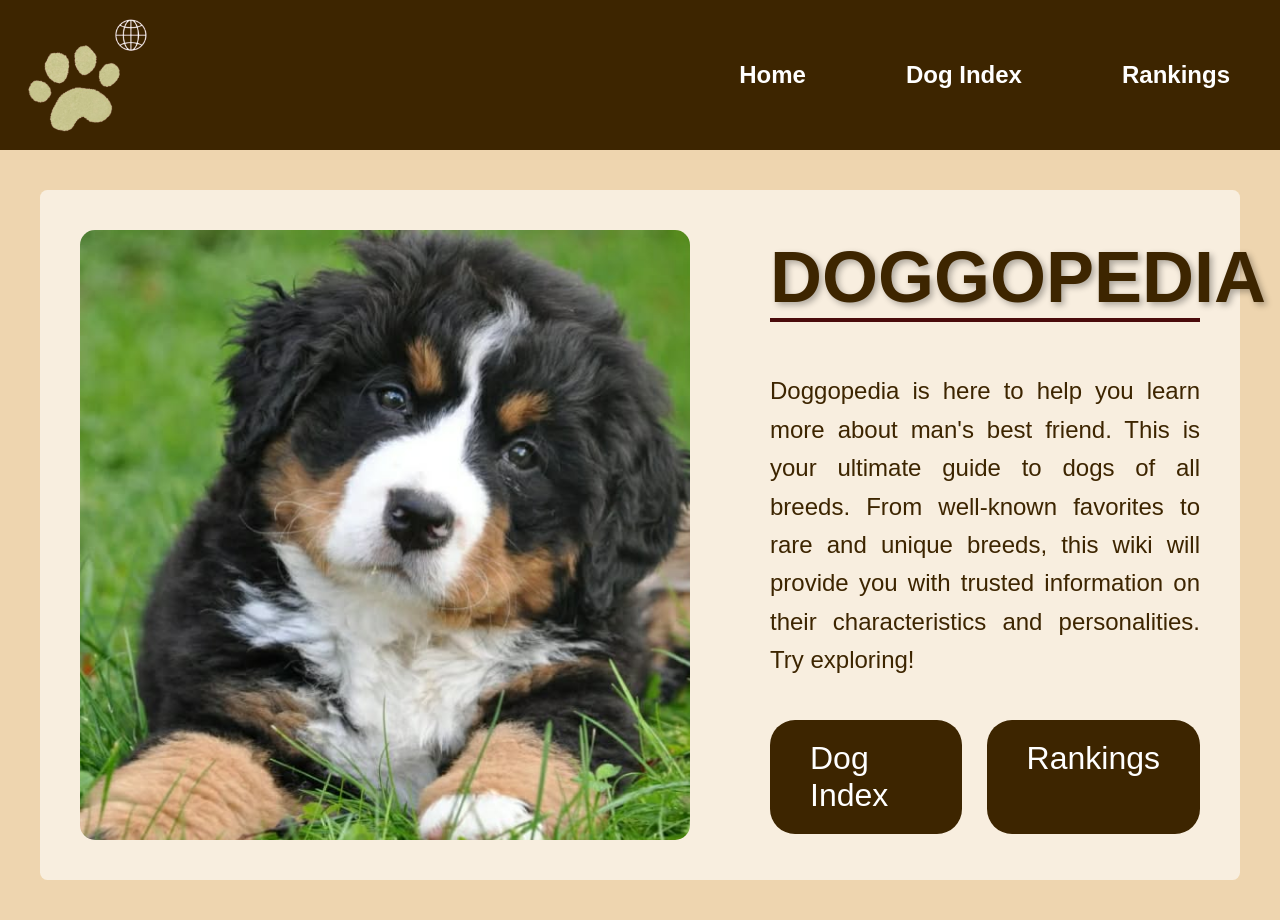
<file: index.html>
<!DOCTYPE html>
<html lang="en">
<head>
    <meta charset="UTF-8">
    <meta name="viewport" content="width=device-width, initial-scale=1.0">
    <title>Doggopedia</title>
    <link rel="stylesheet" href="style.css">
</head>
<body>
    <header class="header">
        <div class="navbar">
            <div class="logo">
                <img src="doggopedias-logo.png" alt="Doggopedia Logo">
            </div>
            <nav class="menu">
                <a href="index.html">Home</a>
                <a href="dogbreeds.html">Dog Index</a>
                <a href="rankings.html">Rankings</a>
            </nav>
        </div>
    </header>

    <main>
        <div class="homepage">
            <div class="image">
                <img src="homepage-doggy.jpg" alt="Dog sitting on a grass field">
            </div>
        
            <div class="description">
                <h1>DOGGOPEDIA</h1>
                <p>Doggopedia is here to help you learn more about man's best friend. This is your ultimate guide to dogs of all breeds. From well-known favorites to rare and unique breeds, this wiki will provide you with trusted information on their characteristics and personalities. Try exploring!</p>
                <div class="buttons">
                        <a href="dogbreeds.html" class="navigator">Dog Index</a>
                        <a href="rankings.html" class="navigator">Rankings</a>
                    </div>
            </div>
        </div>
    </main>
</body>
</html>
</file>
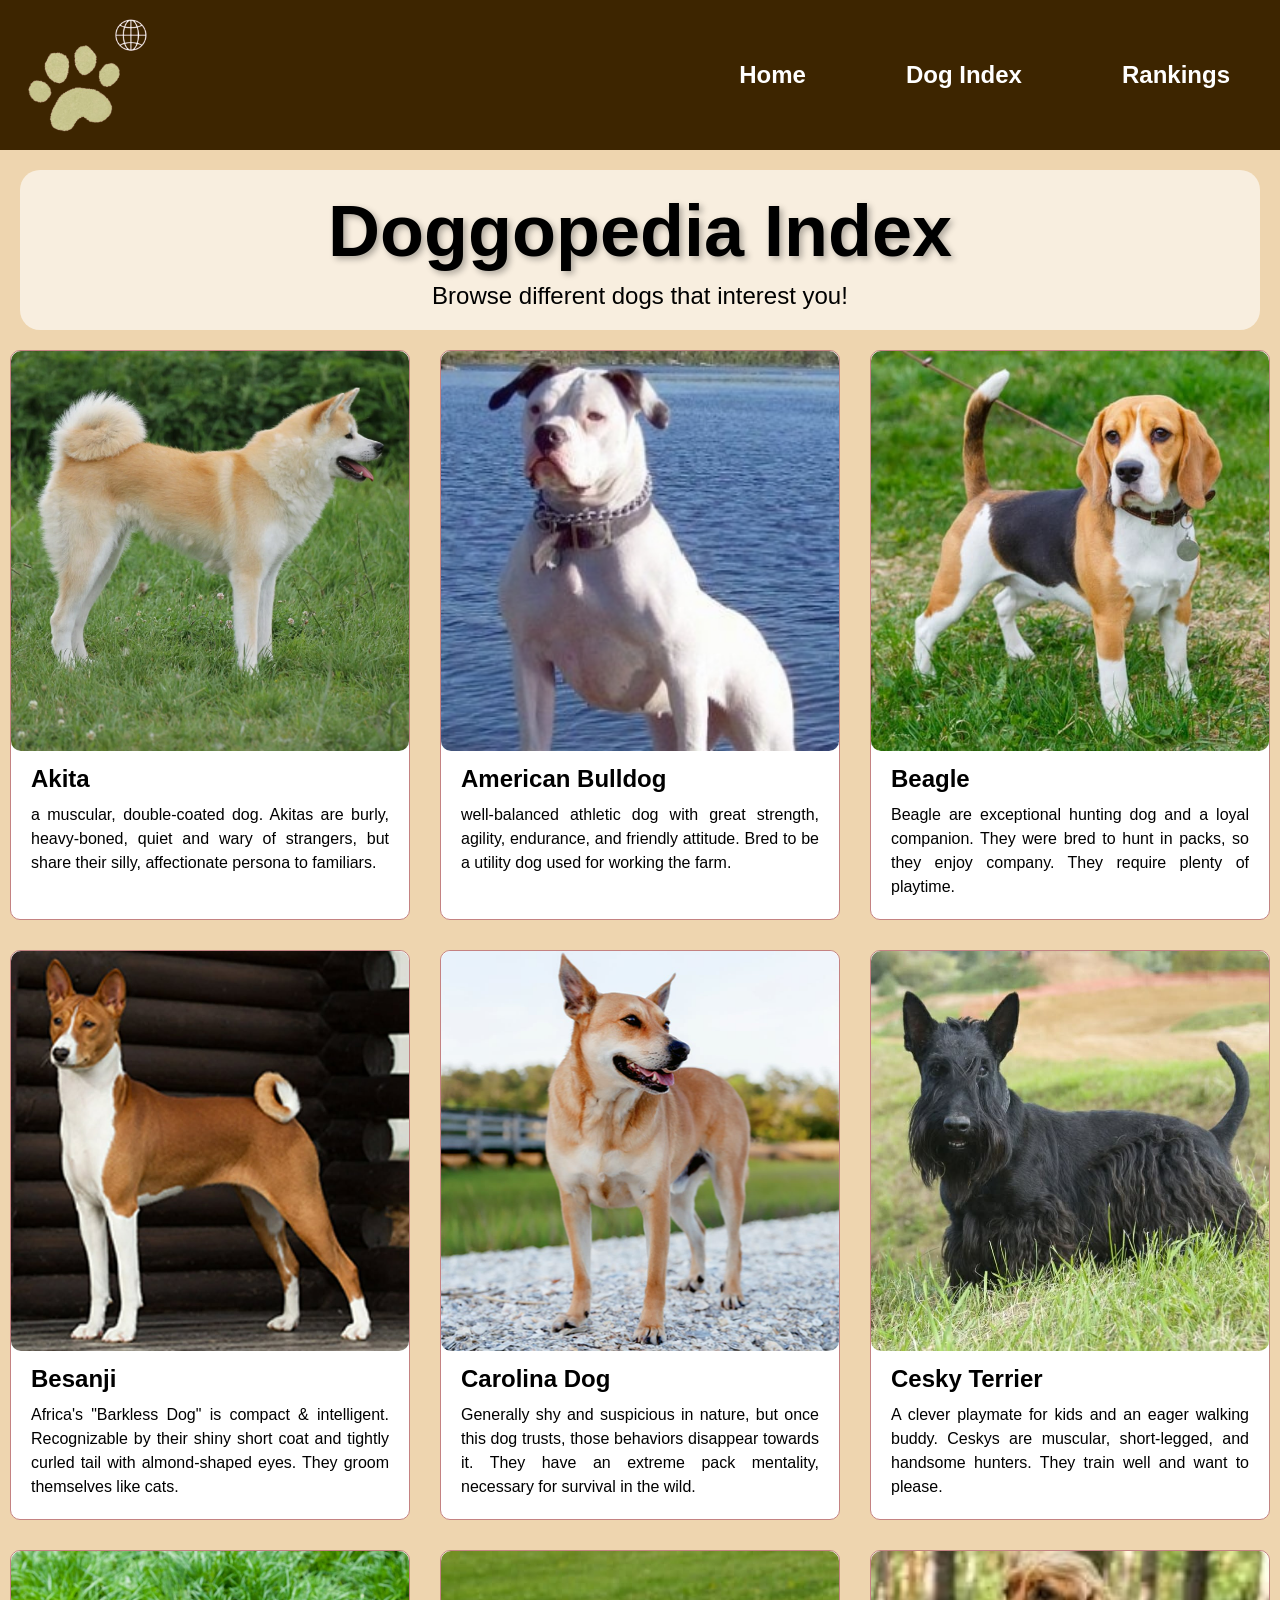
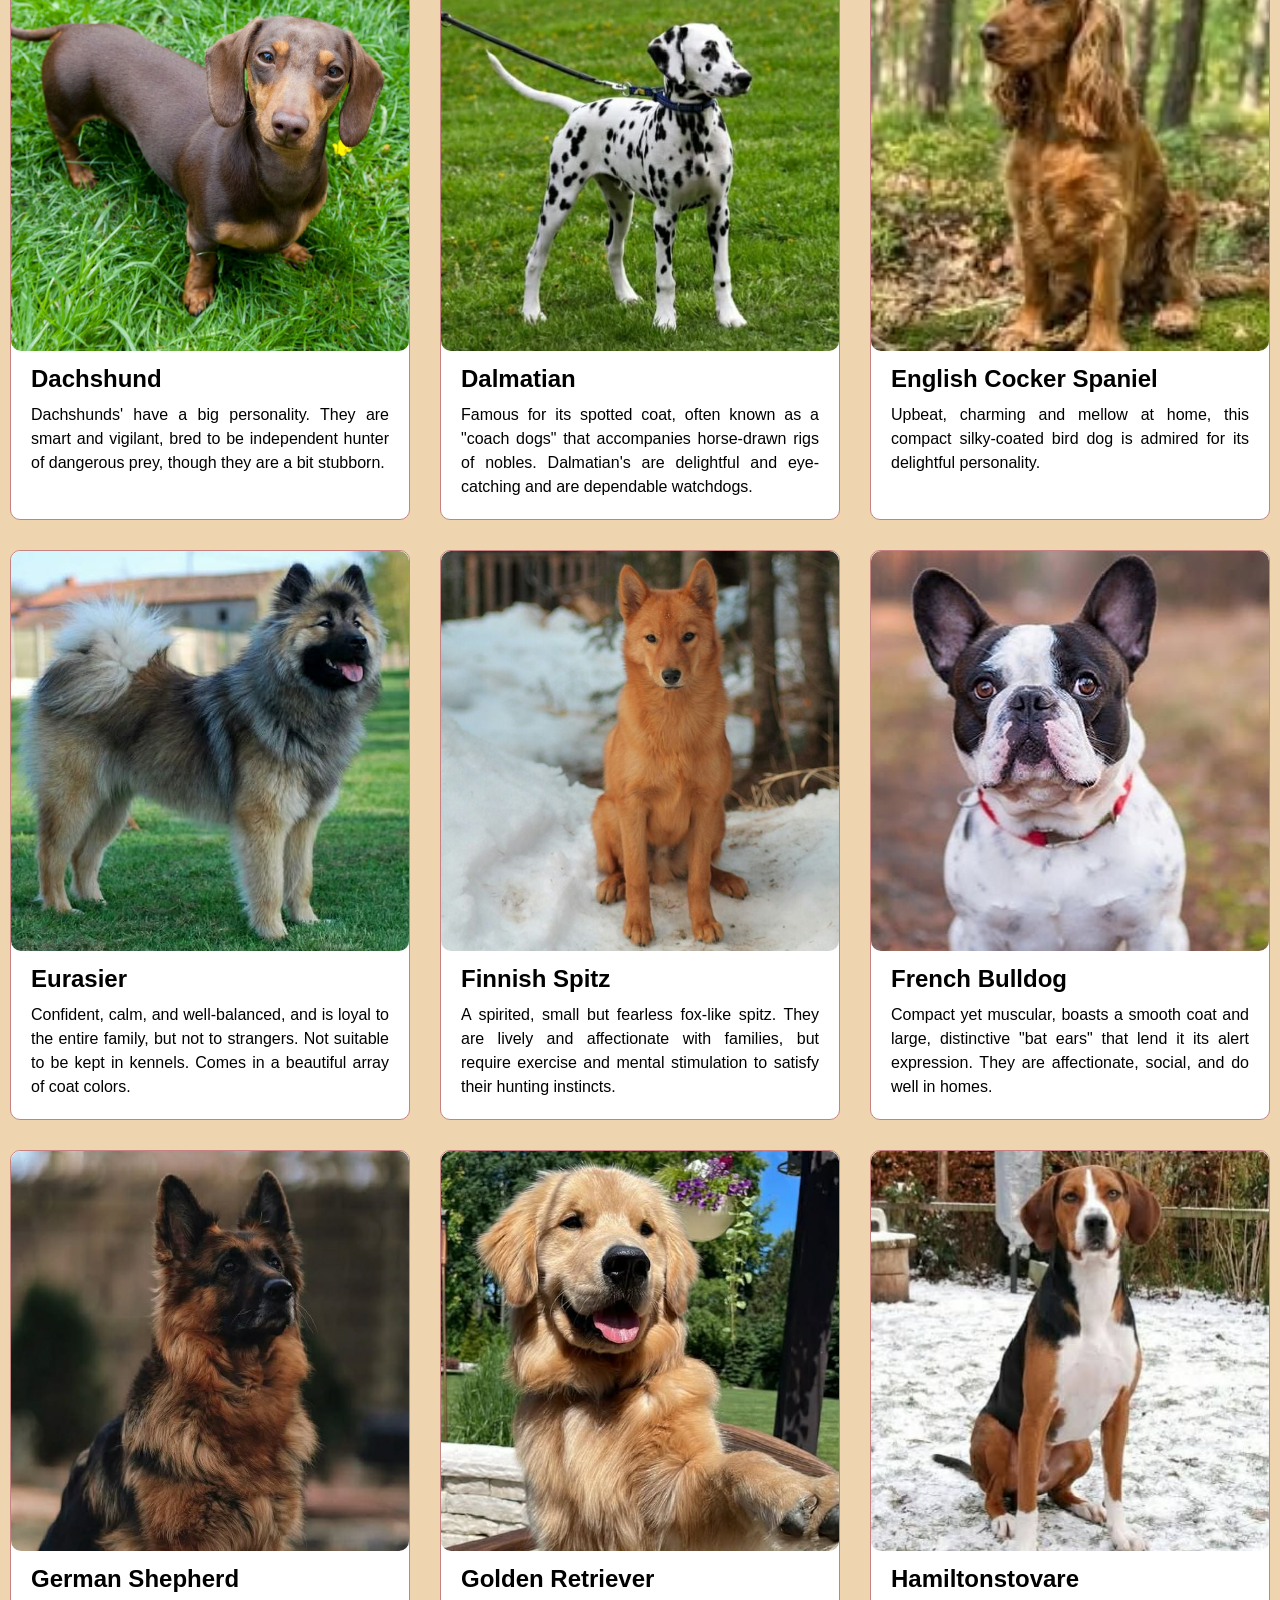
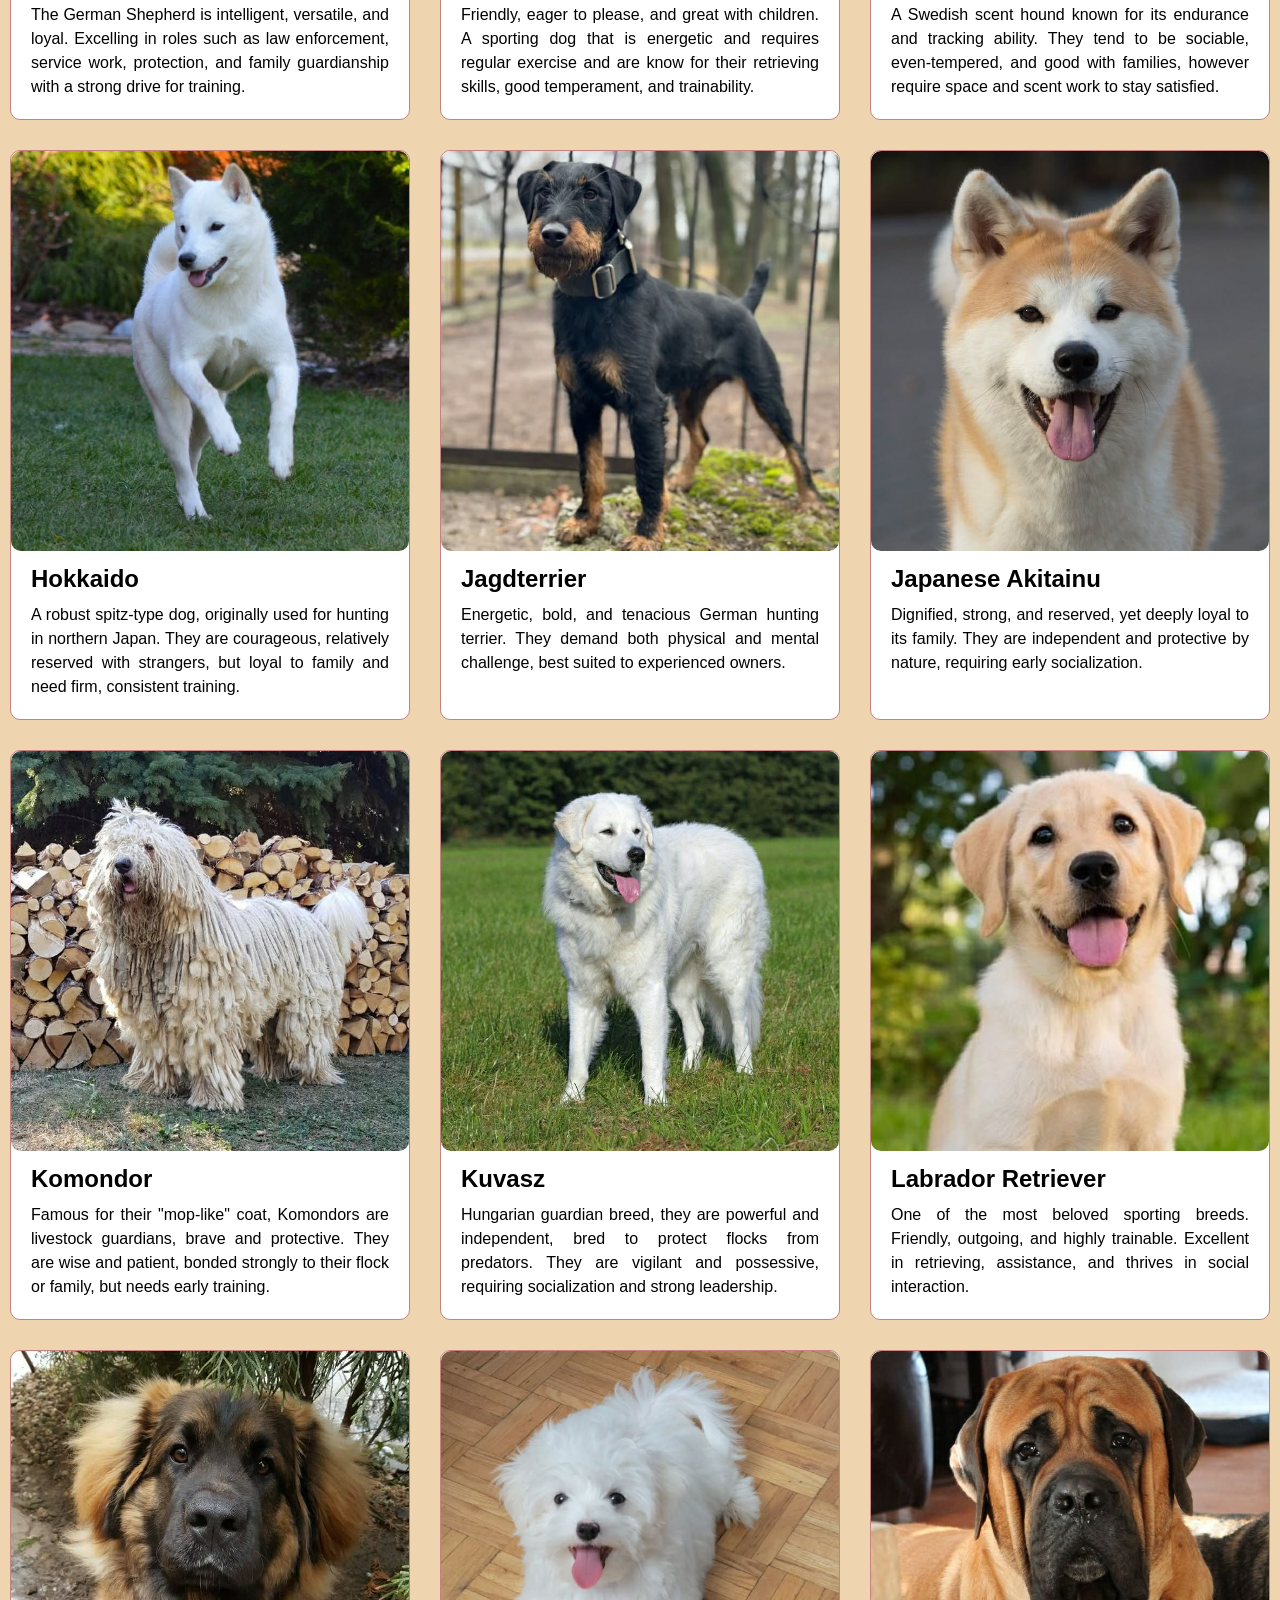
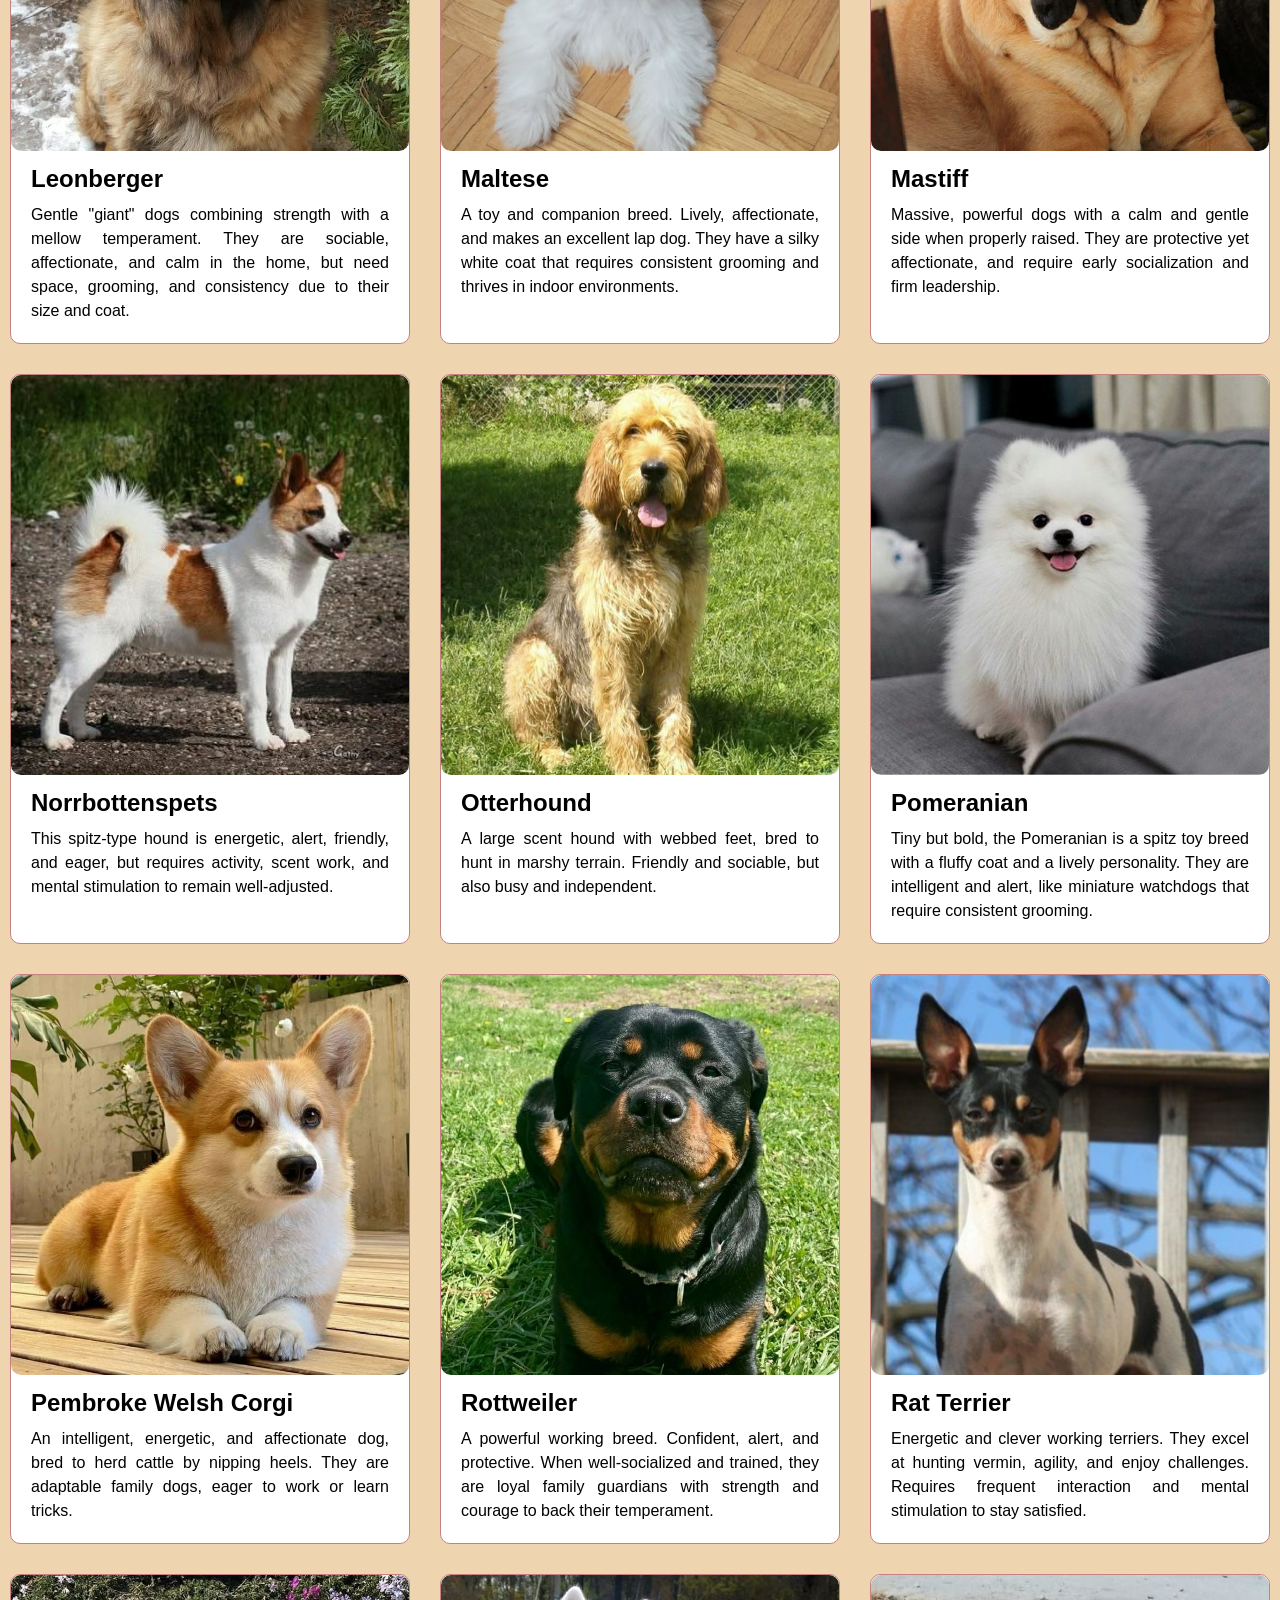
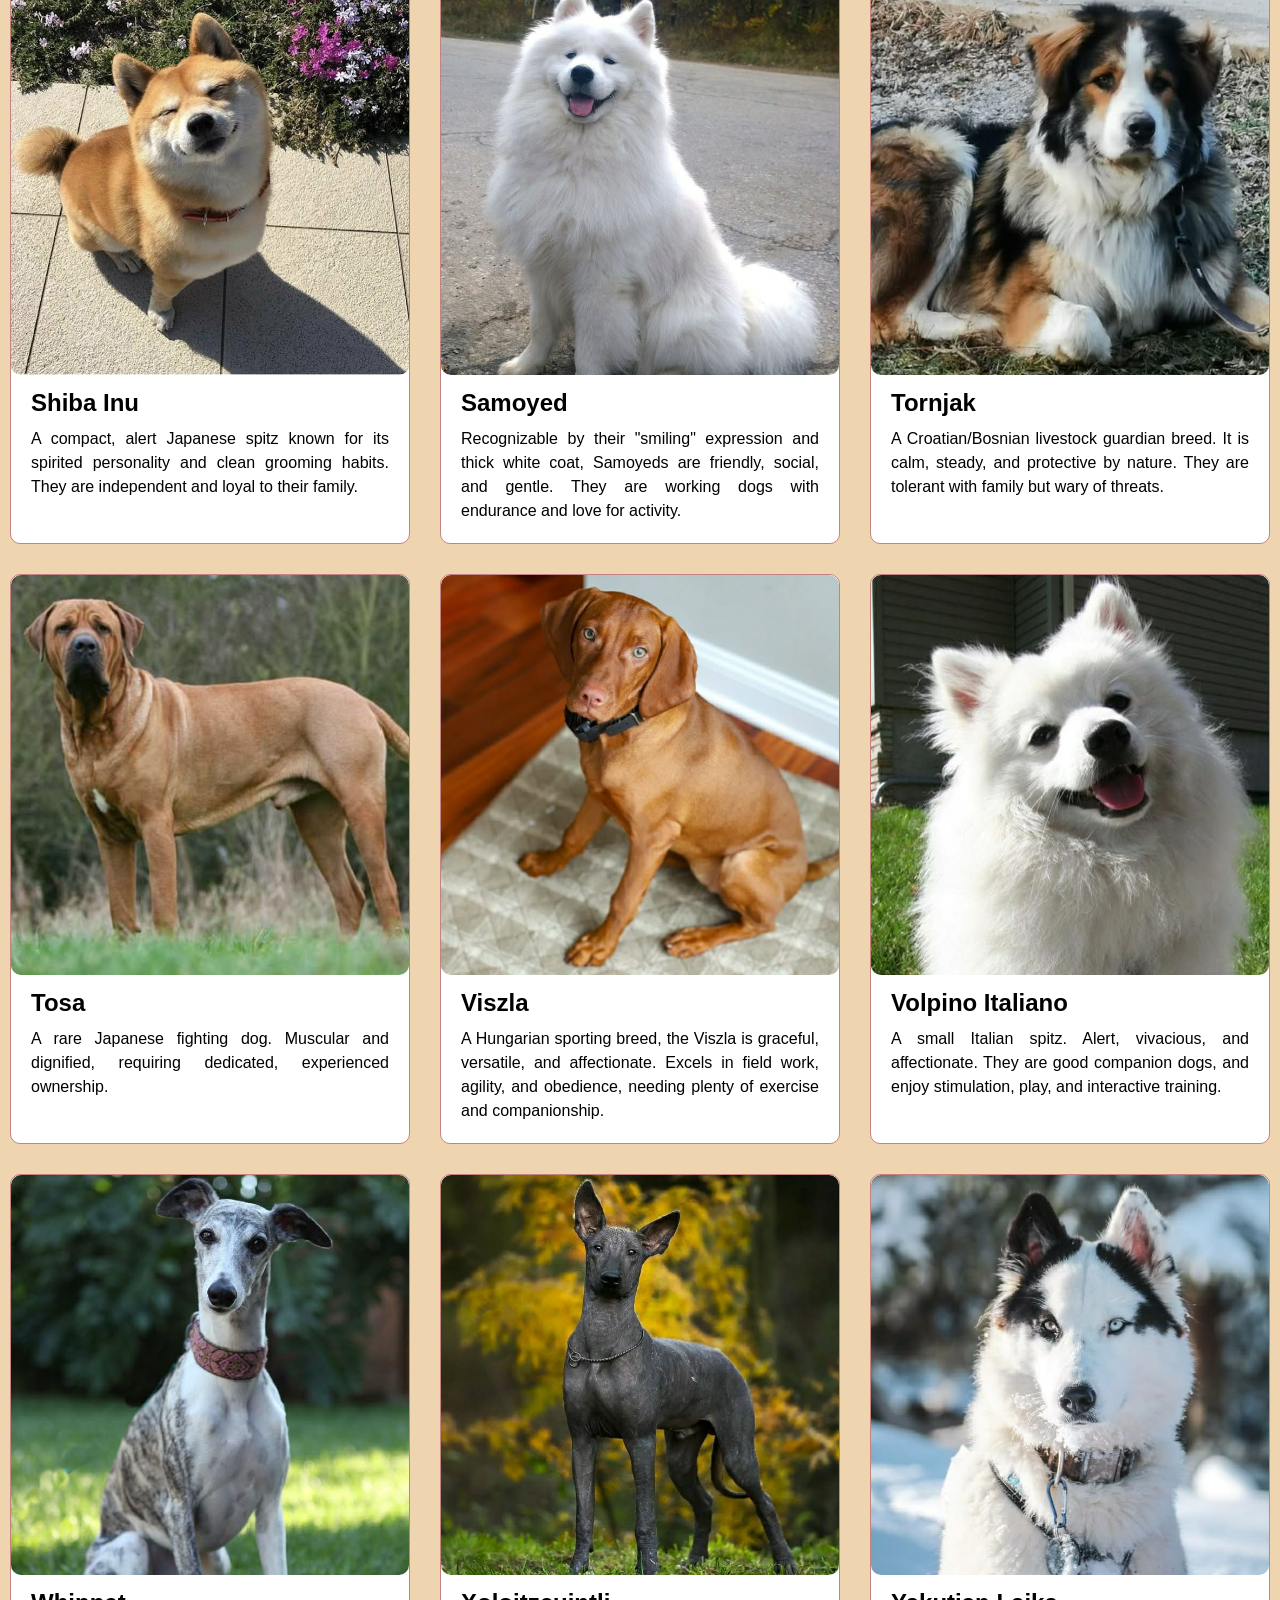
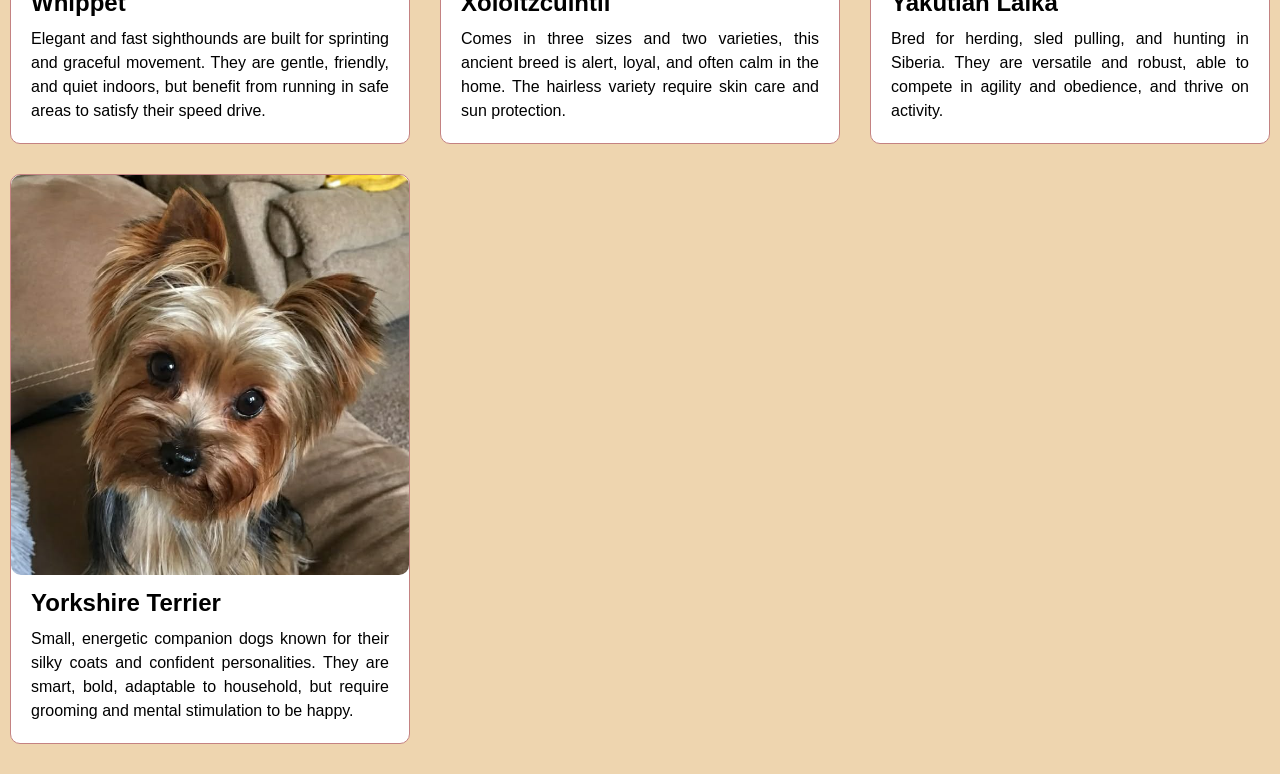
<file: dogbreeds.html>
<!DOCTYPE html>
<html lang="en">
<head>
    <meta charset="UTF-8">
    <meta name="viewport" content="width=device-width, initial-scale=1.0">
    <title>Dog Breeds</title>
    <link rel="stylesheet" href="style.css">
</head>
<body>
    <header class="header">
        <div class="navbar">
            <div class="logo">
                <img src="doggopedias-logo.png" alt="Doggopedia Logo">
            </div>
            <nav class="menu">
                <a href="index.html">Home</a>
                <a href="dogbreeds.html">Dog Index</a>
                <a href="rankings.html">Rankings</a>
            </nav>
        </div>
    </header>

    <main>
        <div class="title">
            <h1>Doggopedia Index</h1>
            <p>Browse different dogs that interest you!</p>
        </div>

        <div class="breed-container">
    <div class="breed">
        <img src="Akita.jpg" alt="Akita">
        <div class="content">
            <h2>Akita</h2>
            <p>a muscular, double-coated dog. Akitas are burly, heavy-boned, quiet and wary of strangers, but share their silly, affectionate persona to familiars.</p>
        </div>
    </div>

    <div class="breed">
        <img src="American-Bulldog.jpg" alt="American Bulldog">
        <div class="content">
            <h2>American Bulldog</h2>
            <p>well-balanced athletic dog with great strength, agility, endurance, and friendly attitude. Bred to be a utility dog used for working the farm.</p>
        </div>
    </div>

    <div class="breed">
        <img src="Beagle.jpg" alt="Beagle">
        <div class="content">
            <h2>Beagle</h2>
            <p>Beagle are exceptional hunting dog and a loyal companion. They were bred to hunt in packs, so they enjoy company. They require plenty of playtime.</p>
        </div>
    </div>

    <div class="breed">
        <img src="Besanji.jpg" alt="Basenji">
        <div class="content">
            <h2>Besanji</h2>
            <p>Africa's "Barkless Dog" is compact & intelligent. Recognizable by their shiny short coat and tightly curled tail with almond-shaped eyes. They groom themselves like cats.</p>
        </div>
    </div>

    <div class="breed">
        <img src="Carolina-Dog.jpg" alt="Carolina Dog">
        <div class="content">
            <h2>Carolina Dog</h2>
            <p>Generally shy and suspicious in nature, but once this dog trusts, those behaviors disappear towards it. They have an extreme pack mentality, necessary for survival in the wild.</p>
        </div>
    </div>

    <div class="breed">
        <img src="Cesky-Terrier.jpg" alt="Cesky Terrier">
        <div class="content">
            <h2>Cesky Terrier</h2>
            <p>A clever playmate for kids and an eager walking buddy. Ceskys are muscular, short-legged, and handsome hunters. They train well and want to please.</p>
        </div>
    </div>

    <div class="breed">
        <img src="Dachshund.jpg" alt="Dachshund">
        <div class="content">
            <h2>Dachshund</h2>
            <p>Dachshunds' have a big personality. They are smart and vigilant, bred to be independent hunter of dangerous prey, though they are a bit stubborn.</p>
        </div>
    </div>

    <div class="breed">
        <img src="Dalmatian.jpg" alt="Dalmatian">
        <div class="content">
            <h2>Dalmatian</h2>
            <p>Famous for its spotted coat, often known as a "coach dogs" that accompanies horse-drawn rigs of nobles. Dalmatian's are delightful and eye-catching and are dependable watchdogs.</p>
        </div>
    </div>

    <div class="breed">
        <img src="English-Cocker-Spaniel.jpg" alt="English Cocker Spaniel">
        <div class="content">
            <h2>English Cocker Spaniel</h2>
            <p>Upbeat, charming and mellow at home, this compact silky-coated bird dog is admired for its delightful personality.</p>
        </div>
    </div>

    <div class="breed">
        <img src="Eurasier.jpg" alt="Eurasier">
        <div class="content">
            <h2>Eurasier</h2>
            <p>Confident, calm, and well-balanced, and is loyal to the entire family, but not to strangers. Not suitable to be kept in kennels. Comes in a beautiful array of coat colors.</p>
        </div>
    </div>

    <div class="breed">
        <img src="Finnish-Spitz.jpg" alt="Finnish Spitz">
        <div class="content">
            <h2>Finnish Spitz</h2>
            <p>A spirited, small but fearless fox-like spitz. They are lively and affectionate with families, but require exercise and mental stimulation to satisfy their hunting instincts.</p>
        </div>
    </div>

    <div class="breed">
        <img src="French-Bulldog.jpg" alt="French Bulldog">
        <div class="content">
            <h2>French Bulldog</h2>
            <p>Compact yet muscular, boasts a smooth coat and large, distinctive "bat ears" that lend it its alert expression. They are affectionate, social, and do well in homes.</p>
        </div>
    </div>

    <div class="breed">
        <img src="German-Shepherd.jpg" alt="German Shepherd">
        <div class="content">
            <h2>German Shepherd</h2>
            <p>The German Shepherd is intelligent, versatile, and loyal. Excelling in roles such as law enforcement, service work, protection, and family guardianship with a strong drive for training.</p>
        </div>
    </div>

    <div class="breed">
        <img src="Golden-Retriever.jpg" alt="Golden Retriever">
        <div class="content">
            <h2>Golden Retriever</h2>
            <p>Friendly, eager to please, and great with children. A sporting dog that is energetic and requires regular exercise and are know for their retrieving skills, good temperament, and trainability.</p>
        </div>
    </div>

    <div class="breed">
        <img src="Hamiltonstovare.jpg" alt="Hamiltonstovare">
        <div class="content">
            <h2>Hamiltonstovare</h2>
            <p>A Swedish scent hound known for its endurance and tracking ability. They tend to be sociable, even-tempered, and good with families, however require space and scent work to stay satisfied.</p>
        </div>
    </div>

    <div class="breed">
        <img src="Hokkaido.jpg" alt="Hokkaido">
        <div class="content">
            <h2>Hokkaido</h2>
            <p>A robust spitz-type dog, originally used for hunting in northern Japan. They are courageous, relatively reserved with strangers, but loyal to family and need firm, consistent training.</p>
        </div>
    </div>

    <div class="breed">
        <img src="Jagdterrier.jpg" alt="Jagdterrier">
        <div class="content">
            <h2>Jagdterrier</h2>
            <p>Energetic, bold, and tenacious German hunting terrier. They demand both physical and mental challenge, best suited to experienced owners.</p>
        </div>
    </div>

    <div class="breed">
        <img src="Japanese-Akitainu.jpg" alt="Japanese Akitainu">
        <div class="content">
            <h2>Japanese Akitainu</h2>
            <p>Dignified, strong, and reserved, yet deeply loyal to its family. They are independent and protective by nature, requiring early socialization.</p>
        </div>
    </div>

    <div class="breed">
        <img src="Komondor.jpg" alt="Komondor">
        <div class="content">
            <h2>Komondor</h2>
            <p>Famous for their "mop-like" coat, Komondors are livestock guardians, brave and protective. They are wise and patient, bonded strongly to their flock or family, but needs early training.</p>
        </div>
    </div>

    <div class="breed">
        <img src="Kuvasz.jpg" alt="Kuvasz">
        <div class="content">
            <h2>Kuvasz</h2>
            <p>Hungarian guardian breed, they are powerful and independent, bred to protect flocks from predators. They are vigilant and possessive, requiring socialization and strong leadership.</p>
        </div>
    </div>

    <div class="breed">
        <img src="Labrador-Retriever.jpg" alt="Labrador Retriever">
        <div class="content">
            <h2>Labrador Retriever</h2>
            <p>One of the most beloved sporting breeds. Friendly, outgoing, and highly trainable. Excellent in retrieving, assistance, and thrives in social interaction.</p>
        </div>
    </div>

    <div class="breed">
        <img src="Leonberger.jpg" alt="Leonberger">
        <div class="content">
            <h2>Leonberger</h2>
            <p>Gentle "giant" dogs combining strength with a mellow temperament. They are sociable, affectionate, and calm in the home, but need space, grooming, and consistency due to their size and coat.</p>
        </div>
    </div>

    <div class="breed">
        <img src="Maltese.jpg" alt="Maltese">
        <div class="content">
            <h2>Maltese</h2>
            <p>A toy and companion breed. Lively, affectionate, and makes an excellent lap dog. They have a silky white coat that requires consistent grooming and thrives in indoor environments.</p>
        </div>
    </div>

    <div class="breed">
        <img src="Mastiff.jpg" alt="Mastiff">
        <div class="content">
            <h2>Mastiff</h2>
            <p>Massive, powerful dogs with a calm and gentle side when properly raised. They are protective yet affectionate, and require early socialization and firm leadership.</p>
        </div>
    </div>

    <div class="breed">
        <img src="Norrbottenspets.jpg" alt="Norrbottenspets">
        <div class="content">
            <h2>Norrbottenspets</h2>
            <p>This spitz-type hound is energetic, alert, friendly, and eager, but requires activity, scent work, and mental stimulation to remain well-adjusted.</p>
        </div>
    </div>

    <div class="breed">
        <img src="Otterhound.jpg" alt="Otterhound">
        <div class="content">
            <h2>Otterhound</h2>
            <p>A large scent hound with webbed feet, bred to hunt in marshy terrain. Friendly and sociable, but also busy and independent.</p>
        </div>
    </div>

    <div class="breed">
        <img src="Pomeranian.jpg" alt="Pomeranian">
        <div class="content">
            <h2>Pomeranian</h2>
            <p>Tiny but bold, the Pomeranian is a spitz toy breed with a fluffy coat and a lively personality. They are intelligent and alert, like miniature watchdogs that require consistent grooming.</p>
        </div>
    </div>

    <div class="breed">
        <img src="Pembroke-Welsh-Corgi.jpg" alt="Pembroke Welsh Corgi">
        <div class="content">
            <h2>Pembroke Welsh Corgi</h2>
            <p>An intelligent, energetic, and affectionate dog, bred to herd cattle by nipping heels. They are adaptable family dogs, eager to work or learn tricks.</p>
        </div>
    </div>

    <div class="breed">
        <img src="Rottweiler.jpg" alt="Rottweiler">
        <div class="content">
            <h2>Rottweiler</h2>
            <p>A powerful working breed. Confident, alert, and protective. When well-socialized and trained, they are loyal family guardians with strength and courage to back their temperament.</p>
        </div>
    </div>

    <div class="breed">
        <img src="Rat-Terrier.jpg" alt="Rat Terrier">
        <div class="content">
            <h2>Rat Terrier</h2>
            <p>Energetic and clever working terriers. They excel at hunting vermin, agility, and enjoy challenges. Requires frequent interaction and mental stimulation to stay satisfied.</p>
        </div>
    </div>

    <div class="breed">
        <img src="Shiba-Inu.jpg" alt="Shiba Inu">
        <div class="content">
            <h2>Shiba Inu</h2>
            <p>A compact, alert Japanese spitz known for its spirited personality and clean grooming habits. They are independent and loyal to their family.</p>
        </div>
    </div>

    <div class="breed">
        <img src="Samoyed.jpg" alt="Samoyed">
        <div class="content">
            <h2>Samoyed</h2>
            <p>Recognizable by their "smiling" expression and thick white coat, Samoyeds are friendly, social, and gentle. They are working dogs with endurance and love for activity.</p>
        </div>
    </div>

    <div class="breed">
        <img src="Tornjak.jpg" alt="Tornjak">
        <div class="content">
            <h2>Tornjak</h2>
            <p>A Croatian/Bosnian livestock guardian breed. It is calm, steady, and protective by nature. They are tolerant with family but wary of threats.</p>
        </div>
    </div>

    <div class="breed">
        <img src="Tosa.jpg" alt="Tosa">
        <div class="content">
            <h2>Tosa</h2>
            <p>A rare Japanese fighting dog. Muscular and dignified, requiring dedicated, experienced ownership.</p>
        </div>
    </div>

    <div class="breed">
        <img src="Viszla.jpg" alt="Viszla">
        <div class="content">
            <h2>Viszla</h2>
            <p>A Hungarian sporting breed, the Viszla is graceful, versatile, and affectionate. Excels in field work, agility, and obedience, needing plenty of exercise and companionship.</p>
        </div>
    </div>

    <div class="breed">
        <img src="Volpino-Italiano.jpg" alt="Volpino Italiano">
        <div class="content">
            <h2>Volpino Italiano</h2>
            <p>A small Italian spitz. Alert, vivacious, and affectionate. They are good companion dogs, and enjoy stimulation, play, and interactive training.</p>
        </div>
    </div>

    <div class="breed">
        <img src="Whippet.jpg" alt="Whippet">
        <div class="content">
            <h2>Whippet</h2>
            <p>Elegant and fast sighthounds are built for sprinting and graceful movement. They are gentle, friendly, and quiet indoors, but benefit from running in safe areas to satisfy their speed drive.</p>
        </div>
    </div>

    <div class="breed">
        <img src="Xoloitzcuintli.jpg" alt="Xoloitzcuintli">
        <div class="content">
            <h2>Xoloitzcuintli</h2>
            <p>Comes in three sizes and two varieties, this ancient breed is alert, loyal, and often calm in the home. The hairless variety require skin care and sun protection.</p>
        </div>
    </div>

    <div class="breed">
        <img src="Yakutian-Laika.jpg" alt="Yakutian Laika">
        <div class="content">
            <h2>Yakutian Laika</h2>
            <p>Bred for herding, sled pulling, and hunting in Siberia. They are versatile and robust, able to compete in agility and obedience, and thrive on activity.</p>
        </div>
    </div>

    <div class="breed">
        <img src="Yorkshire-Terrier.jpg" alt="Yorkshire Terrier">
        <div class="content">
            <h2>Yorkshire Terrier</h2>
            <p>Small, energetic companion dogs known for their silky coats and confident personalities. They are smart, bold, adaptable to household, but require grooming and mental stimulation to be happy.</p>
        </div>
    </div>
</div>
    </main>
</body>
</html>
</file>
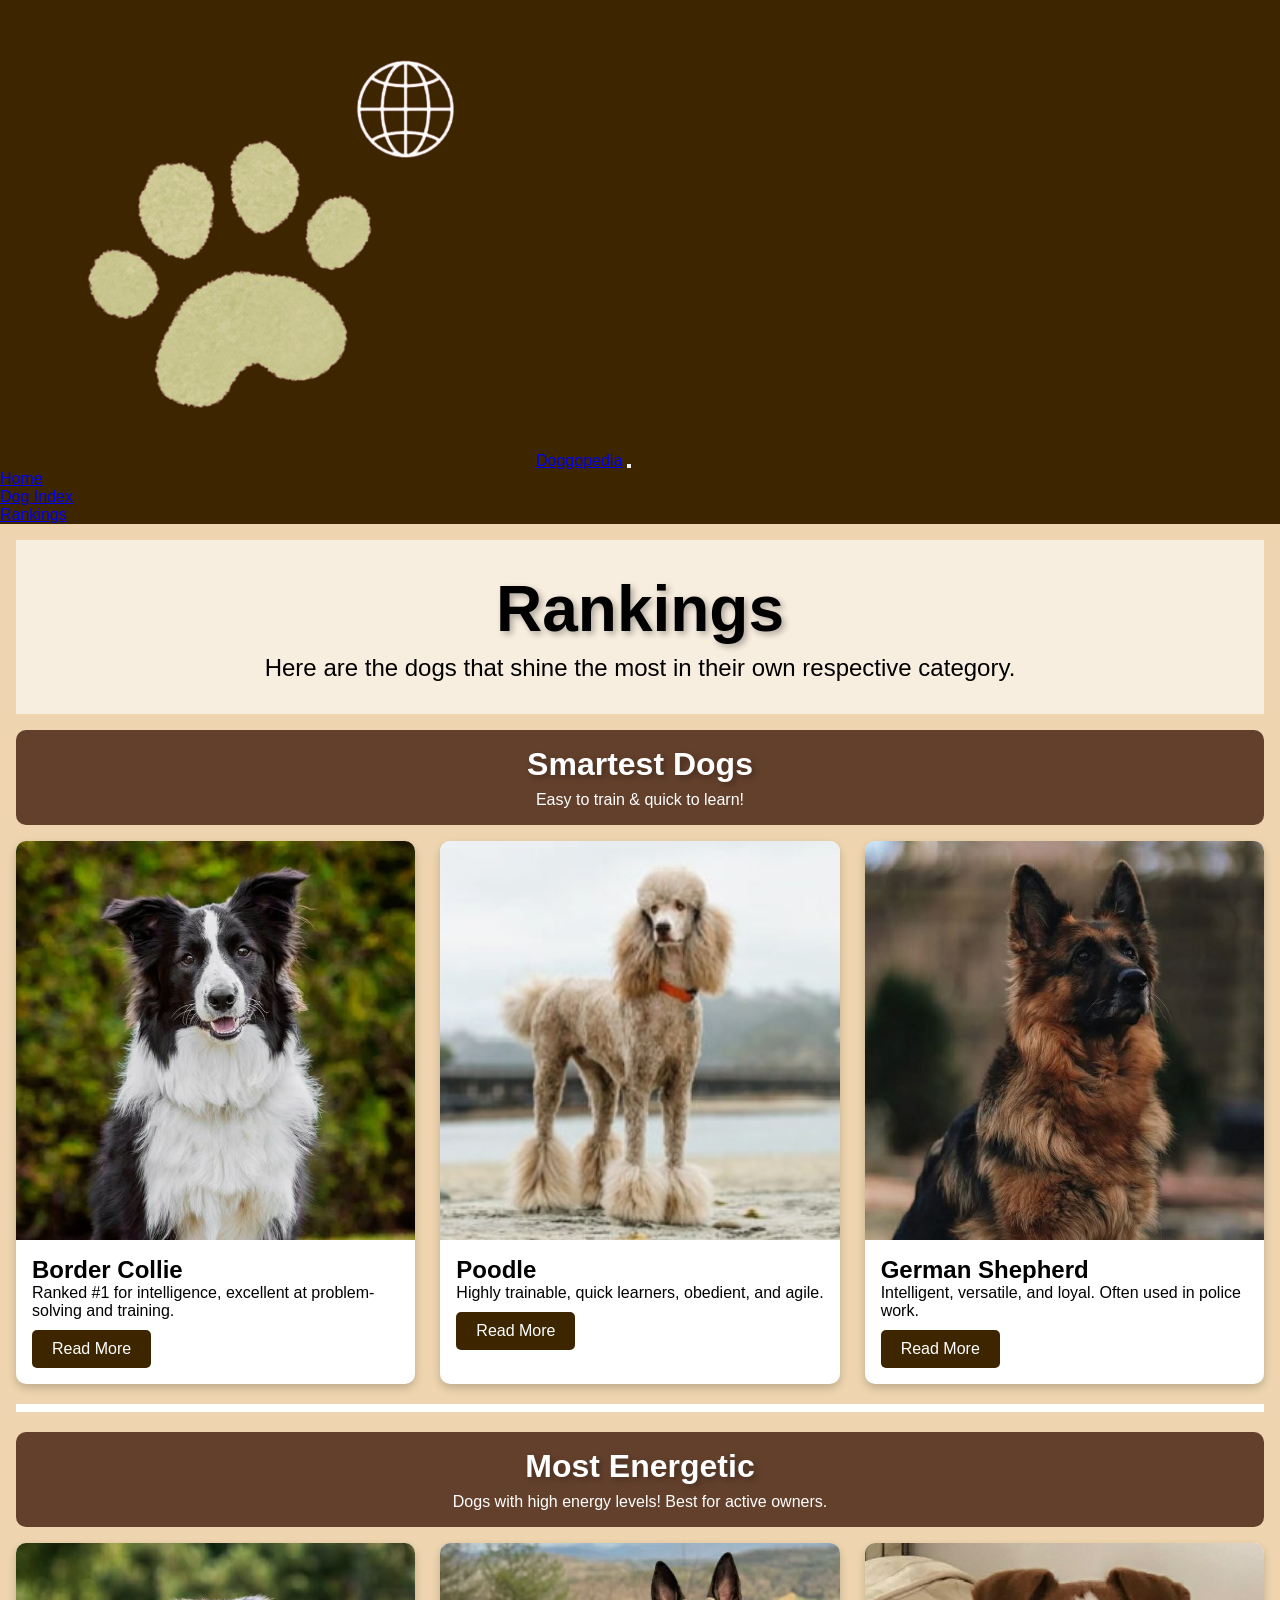
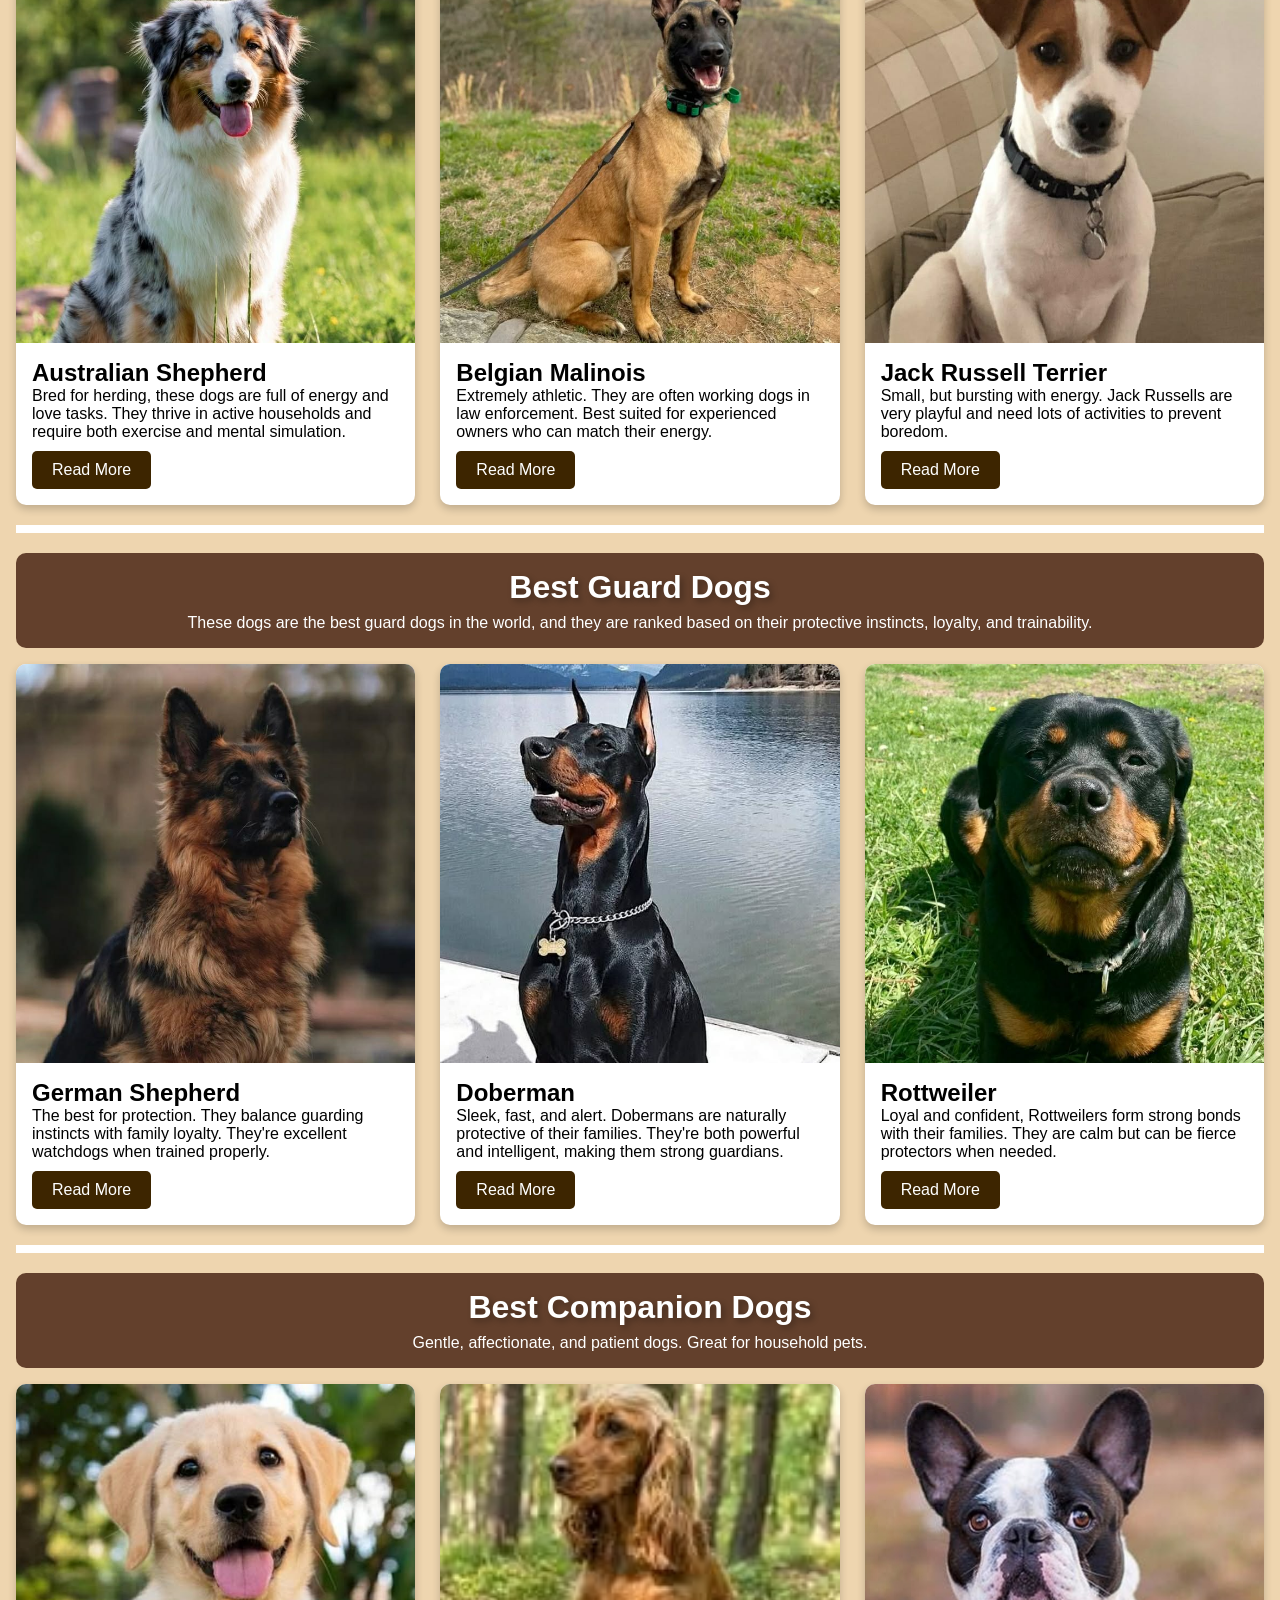
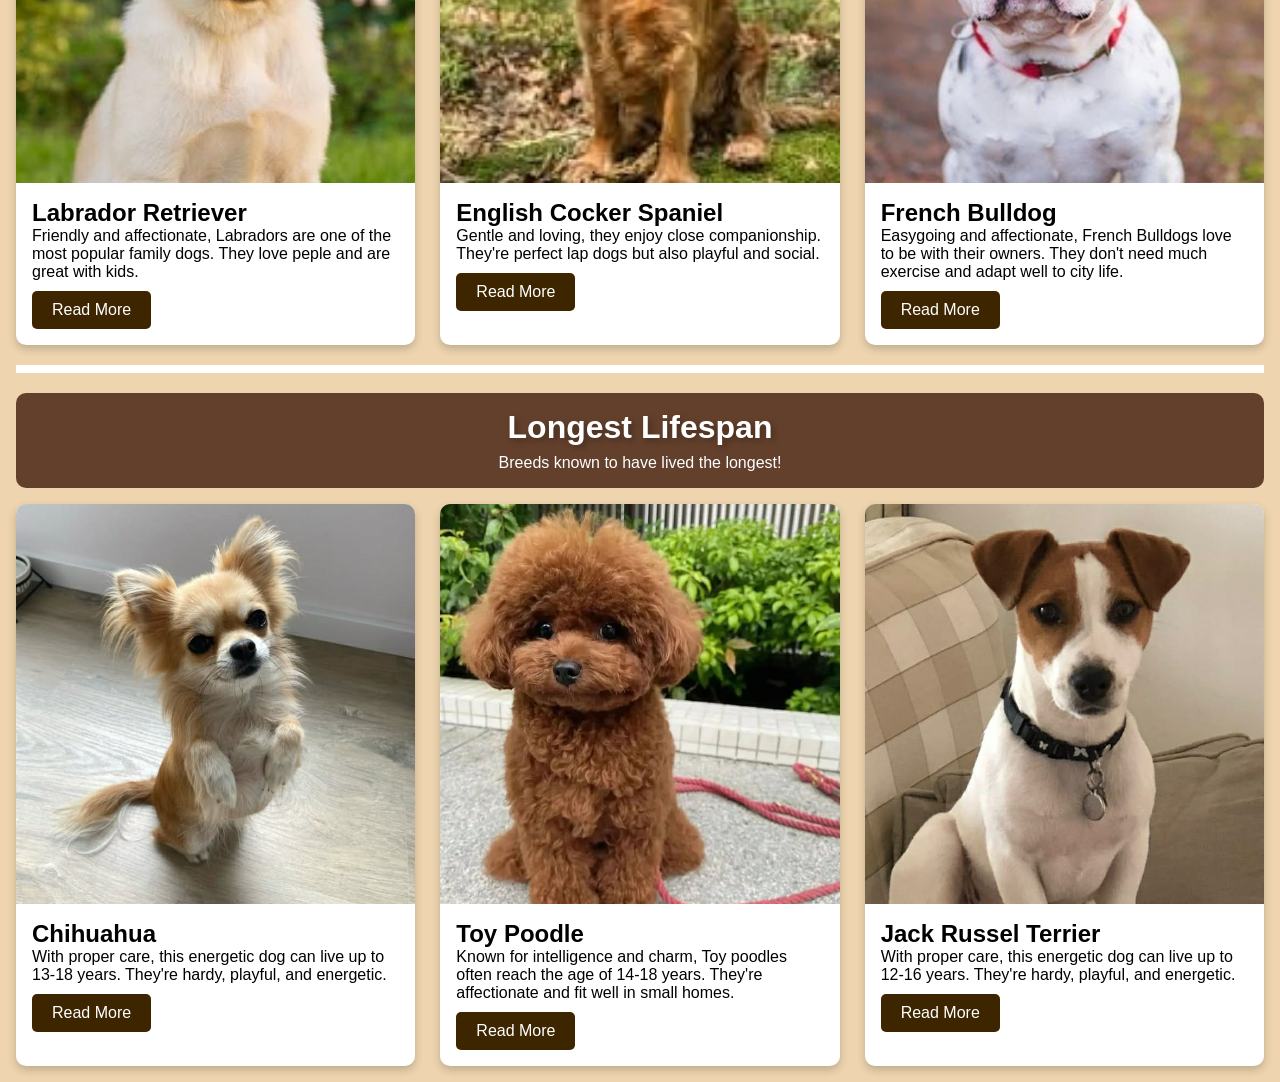
<file: rankings.html>
<!DOCTYPE html>
<html lang="en">
<head>
    <meta charset="UTF-8">
    <meta name="viewport" content="width=device-width, initial-scale=1.0">
    <title>Rankings</title>
    <link rel="stylesheet" href="style.css">
</head>
<body>
    <nav class="navbar">
        <div class="navbar-container">
            <a href="index.html" class="navbar-logo"><img src="doggopedias-logo.png" alt="Doggopedia Logo" class="navbar-icon">Doggopedia</a>
            <button class="navbar-toggle">
                <span class="bar"></span>
                <span class="bar"></span>
                <span class="bar"></span>
            </button>
            <ul class="navbar-menu">
                <li><a href="index.html">Home</a></li>
                <li><a href="dogbreeds.html">Dog Index</a></li>
                <li><a href="rankings.html">Rankings</a></li>
            </ul>
        </div>
    </nav>

    <div class="indextitle">
            <h1>Rankings</h1>
            <p>Here are the dogs that shine the most in their own respective category.</p>
        </div>

<main class="rank">
    <div class="container">
        <div class="rank-header">
            <h1>Smartest Dogs</h1>
            <p>Easy to train & quick to learn!</p>
        </div>
        <div class="card-container">
            <div class="card">
                <img src="Border-Collie.jpg" alt="Border Collie">
                <div class="card-content">
                    <h2 class="card-title">Border Collie</h2>
                    <p class="card-text">Ranked #1 for intelligence, excellent at problem-solving and training.</p>
                    <a href="#" class="card-btn">Read More</a>
                </div>
            </div>
            <div class="card">
                <img src="Pooodle.jpg" alt="Poodle">
                <div class="card-content">
                    <h2 class="card-title">Poodle</h2>
                    <p class="card-text">Highly trainable, quick learners, obedient, and agile.</p>
                    <a href="#" class="card-btn">Read More</a>
                </div>
            </div>
            <div class="card">
                <img src="German-Shepherd.jpg" alt="German Shepherd">
                <div class="card-content">
                    <h2 class="card-title">German Shepherd</h2>
                    <p class="card-text">Intelligent, versatile, and loyal. Often used in police work.</p>
                    <a href="#" class="card-btn">Read More</a>
                </div>
            </div>
        </div>

        <div class="divider"></div>

        <div class="rank-header">
            <h1>Most Energetic</h1>
            <p>Dogs with high energy levels! Best for active owners.</p>
        </div>
        <div class="card-container">
            <div class="card">
                <img src="Australian-Shepherd.jpg" alt="Australian Shepherd">
                <div class="card-content">
                    <h2 class="card-title">Australian Shepherd</h2>
                    <p class="card-text">Bred for herding, these dogs are full of energy and love tasks. They thrive in active households and require both exercise and mental simulation.</p>
                    <a href="#" class="card-btn">Read More</a>
                </div>
            </div>
            <div class="card">
                <img src="Belgian-Malinois.jpg" alt="Belgian Malinois">
                <div class="card-content">
                    <h2 class="card-title">Belgian Malinois</h2>
                    <p class="card-text">Extremely athletic. They are often working dogs in law enforcement. Best suited for experienced owners who can match their energy.</p>
                    <a href="#" class="card-btn">Read More</a>
                </div>
            </div>
            <div class="card">
                <img src="Jack-Russel-Terrier.jpg" alt="Jack Russel Terrier">
                <div class="card-content">
                    <h2 class="card-title">Jack Russell Terrier</h2>
                    <p class="card-text">Small, but bursting with energy. Jack Russells are very playful and need lots of activities to prevent boredom.</p>
                    <a href="#" class="card-btn">Read More</a>
                </div>
            </div>
        </div>

        <div class="divider"></div>

        <div class="rank-header">
            <h1>Best Guard Dogs</h1>
            <p>These dogs are the best guard dogs in the world, and they are ranked based on their protective instincts, loyalty, and trainability.</p>
        </div>
        <div class="card-container">
            <div class="card">
                <img src="German-Shepherd.jpg" alt="German Shepherd">
                <div class="card-content">
                    <h2 class="card-title">German Shepherd</h2>
                    <p class="card-text">The best for protection. They balance guarding instincts with family loyalty. They're excellent watchdogs when trained properly.</p>
                    <a href="#" class="card-btn">Read More</a>
                </div>
            </div>
            <div class="card">
                <img src="Doberman-Pinscher.jpg" alt="Doberman">
                <div class="card-content">
                    <h2 class="card-title">Doberman</h2>
                    <p class="card-text">Sleek, fast, and alert. Dobermans are naturally protective of their families. They're both powerful and intelligent, making them strong guardians.</p>
                    <a href="#" class="card-btn">Read More</a>
                </div>
            </div>
            <div class="card">
                <img src="Rottweiler.jpg" alt="Rottweiler">
                <div class="card-content">
                    <h2 class="card-title">Rottweiler</h2>
                    <p class="card-text">Loyal and confident, Rottweilers form strong bonds with their families. They are calm but can be fierce protectors when needed.</p>
                    <a href="#" class="card-btn">Read More</a>
                </div>
            </div>
        </div>

        <div class="divider"></div>

        <div class="rank-header">
            <h1>Best Companion Dogs</h1>
            <p>Gentle, affectionate, and patient dogs. Great for household pets.</p>
        </div>
        <div class="card-container">
            <div class="card">
                <img src="Labrador-Retriever.jpg" alt="KLabrador Retriever">
                <div class="card-content">
                    <h2 class="card-title">Labrador Retriever</h2>
                    <p class="card-text">Friendly and affectionate, Labradors are one of the most popular family dogs. They love peple and are great with kids.</p>
                    <a href="#" class="card-btn">Read More</a>
                </div>
            </div>
            <div class="card">
                <img src="English-Cocker-Spaniel.jpg" alt="English Cocker Spaniel">
                <div class="card-content">
                    <h2 class="card-title">English Cocker Spaniel</h2>
                    <p class="card-text">Gentle and loving, they enjoy close companionship. They're perfect lap dogs but also playful and social.</p>
                    <a href="#" class="card-btn">Read More</a>
                </div>
            </div>
            <div class="card">
                <img src="French-Bulldog.jpg" alt="French Bulldog">
                <div class="card-content">
                    <h2 class="card-title">French Bulldog</h2>
                    <p class="card-text">Easygoing and affectionate, French Bulldogs love to be with their owners. They don't need much exercise and adapt well to city life.</p>
                    <a href="#" class="card-btn">Read More</a>
                </div>
            </div>
        </div>

        <div class="divider"></div>

        <div class="rank-header">
            <h1>Longest Lifespan</h1>
            <p>Breeds known to have lived the longest!</p>
        </div>
        <div class="card-container">
            <div class="card">
                <img src="Chihuahua.jpg" alt="Chihuahua">
                <div class="card-content">
                    <h2 class="card-title">Chihuahua</h2>
                    <p class="card-text">With proper care, this energetic dog can live up to 13-18 years. They're hardy, playful, and energetic.</p>
                    <a href="#" class="card-btn">Read More</a>
                </div>
            </div>
            <div class="card">
                <img src="Toy-Poodle.jpg" alt="Toy Poodle">
                <div class="card-content">
                    <h2 class="card-title">Toy Poodle</h2>
                    <p class="card-text">Known for intelligence and charm, Toy poodles often reach the age of 14-18 years. They're affectionate and fit well in small homes.</p>
                    <a href="#" class="card-btn">Read More</a>
                </div>
            </div>
            <div class="card">
                <img src="Jack-Russel-Terrier.jpg" alt="Jack Russel Terrier">
                <div class="card-content">
                    <h2 class="card-title">Jack Russel Terrier</h2>
                    <p class="card-text">With proper care, this energetic dog can live up to 12-16 years. They're hardy, playful, and energetic.</p>
                    <a href="#" class="card-btn">Read More</a>
                </div>
            </div>
        </div>
</div>
</main>
</body>
</html>
</file>
<file: style.css>
* { margin: 0; padding: 0;}

body {
    font-family: Arial, Helvetica, sans-serif;
    background-color: #eed5af;
}

/* Navigation Bar */
header {
    position: sticky;
    top: 0;
}
.navbar {
    display: flex;
    justify-content: space-between;
    align-items: center;
    background: #3d2500;
}
.logo img {
    max-height: 150px;
    width: auto;
    display: block;
}
.menu {
    display: flex;
    justify-content: center;
    align-items: center;
    gap: 100px;
    margin-right: 50px;
}
.menu a {
    color: white;
    text-decoration: none;
    font-size: 24px;
    font-weight: bold;
}

/* Page 1 */
.homepage {
    background: rgba(255, 255, 255, 0.6);
    border-radius: 7.5px;
    margin: 40px;
    display: flex;
    justify-content: space-around;
    align-items: center;
    flex-wrap: wrap;
    padding: 40px;
    gap: 5rem;
}
.homepage img {
    width: 100%;
    max-width: 610px;
    object-fit: fill;
    vertical-align: middle;
    border-radius: 15px;
}
.description {
    flex: 1;
    min-width: 300px;
    max-width: 700px;
}
.description h1 {
    display: block;
    font-size: 72px;
    color: #3d2500;
    text-shadow: 3px 3px 6px rgba(0, 0, 0, 0.3);
    border-bottom: 4px solid #4b0b0b;
}
.description p {
    font-size: 24px;
    color: #3d2500;
    line-height: 1.6;
    text-align: justify;
    margin-top: 50px;
}
.description .buttons {
    display: flex;
    gap: 25px;
    margin-top: 40px;
}
.navigator {
    background-color: #3d2500;
    color: white;
    text-decoration: none;
    font-size: 32px;
    padding: 20px 40px;
    border-radius: 25px;
    font-weight: normal;
}

/* Page 2 */
.title {
    text-align: center;
    margin: 20px;
    background: rgba(255, 255, 255, 0.6);
    border-radius: 20px;
    padding: 20px;
    
}
.title h1 {
    text-shadow: 3px 3px 6px rgba(0, 0, 0, 0.3);
    font-size: 72px;
    padding-bottom: 10px;
}
.title p {
    font-size: 24px;
}
.breed-container {
    display: grid;
    grid-template-columns: repeat(auto-fit, 400px);
    grid-template-rows: auto;
    justify-content: center;
    gap: 30px;
    margin-bottom: 30px; 
}
.breed {
    background: white;
    border: 1px solid #c48282;
    margin: 0;
    border-radius: 10px;
}
.breed img {
    width: 100%;
    height: 400px;
    border-radius: 10px;
    object-fit: fill;
}
.content h2 {
    margin-top: 10px;
    margin-left: 20px;
    text-align: left;
}
.content p {
    text-align: justify;
    padding: 0 10px 10px 10px;
    line-height: 1.5;
    margin: 10px;
}

/* Page 3 */
.rank {
    display: flex;
    justify-content: center;
    align-items: center;
    padding: 1rem;
}
.container {
    max-width: 1400px;
    width: 100%;
}
.card-container {
    display: flex;
    justify-content: center;
    flex-wrap: wrap;
    gap: 25px;
}
.card {
    flex: 0 0 calc((100% - 50px) / 3);
    background: white;
    border-radius: 10px;
    overflow: hidden;
    box-shadow: 0 4px 8px rgba(0,0,0,0.2);
    cursor: pointer;
    display: flex;
    flex-direction: column;
}
.card img {
    width: 100%;
    height: auto;
    display: block;
}
.card-content {
    padding: 1rem;
    flex-grow: 1;
}
.card-btn {
    display: inline-block;
    padding: 10px 20px;
    background-color: #3d2500;
    color: white;
    text-decoration: none;
    border-radius: 5px;
    margin-top: 10px;
}
.divider {
    display: flex;
    border: 4px solid white;
    margin: 20px 0;
}
.rank-header {
    text-align: center;
    margin-bottom: 1rem;
    background: #63402c;
    color: white;
    padding: clamp(1rem, 4vw, 1rem);
    border-radius: 10px;
}
.rank-header h1 {
    text-shadow: 3px 3px 6px rgba(0, 0, 0, 0.3);
    font-size: clamp(1.2rem, 6vw, 2rem);
    margin-bottom: 0.5rem;
}
.rank-header p {
    font-size: clamp(0.6rem, 3vw, 1rem);
    margin: 0;
}
.indextitle {
    text-align: center;
    margin-top: 1rem;
    margin-left: 1rem;
    margin-right: 1rem;
    background: rgba(255, 255, 255, 0.6);
    padding: clamp(1rem, 4vw, 2rem);
    color: black;
}
.indextitle h1 {
    text-shadow: 3px 3px 6px rgba(0, 0, 0, 0.3);
    font-size: clamp(1.8rem, 6vw, 4rem);
    margin-bottom: 0.5rem;
}
.indextitle p {
    font-size: clamp(1rem, 3vw, 1.5rem);
    margin: 0;
}


@media (max-width: 900px) {
    .card {
        flex: 0 0 calc((100% - 25px) / 2);
    }
}
@media (max-width: 500px) {
    .card {
        flex: 0 0 100%;
    }
}

@media (max-width: 768px) {
    .logo img {
        max-height: 100px;
    }
    .menu {
        gap: 30px;
        margin-right: 20px;
    }
    .menu a {
        font-size: 18px;
    }
    .homepage {
        margin: 20px;
        padding: 20px;
        flex-direction: column;
        gap: 2rem;
    }
    .homepage img {
        max-width: 100%;
        height: auto;
    }
    .description {
        max-width: 100%;
    }
    .description h1 {
        font-size: 40px;
        border-bottom: 3px solid #4b0b0b;
    }
    .description p {
        font-size: 16px;
        margin-top: 30px;
        text-align: left;
    }
    .description .buttons {
        gap: 15px;
        flex-wrap: wrap;
    }
    .navigator {
        font-size: 18px;
        padding: 12px 24px;
        border-radius: 15px;
    }
    .title h1 {
        font-size: 48px;
    }
    .title p {
        font-size: 18px;
    }
    .breed-container {
        grid-template-columns: repeat(auto-fit, 300px);
        gap: 20px;
        margin-bottom: 20px;
    }
    .breed img {
        height: 300px;
    }
    .content h2 {
        font-size: 20px;
    }
    .content p {
        font-size: 14px;
    }
}
</file>
